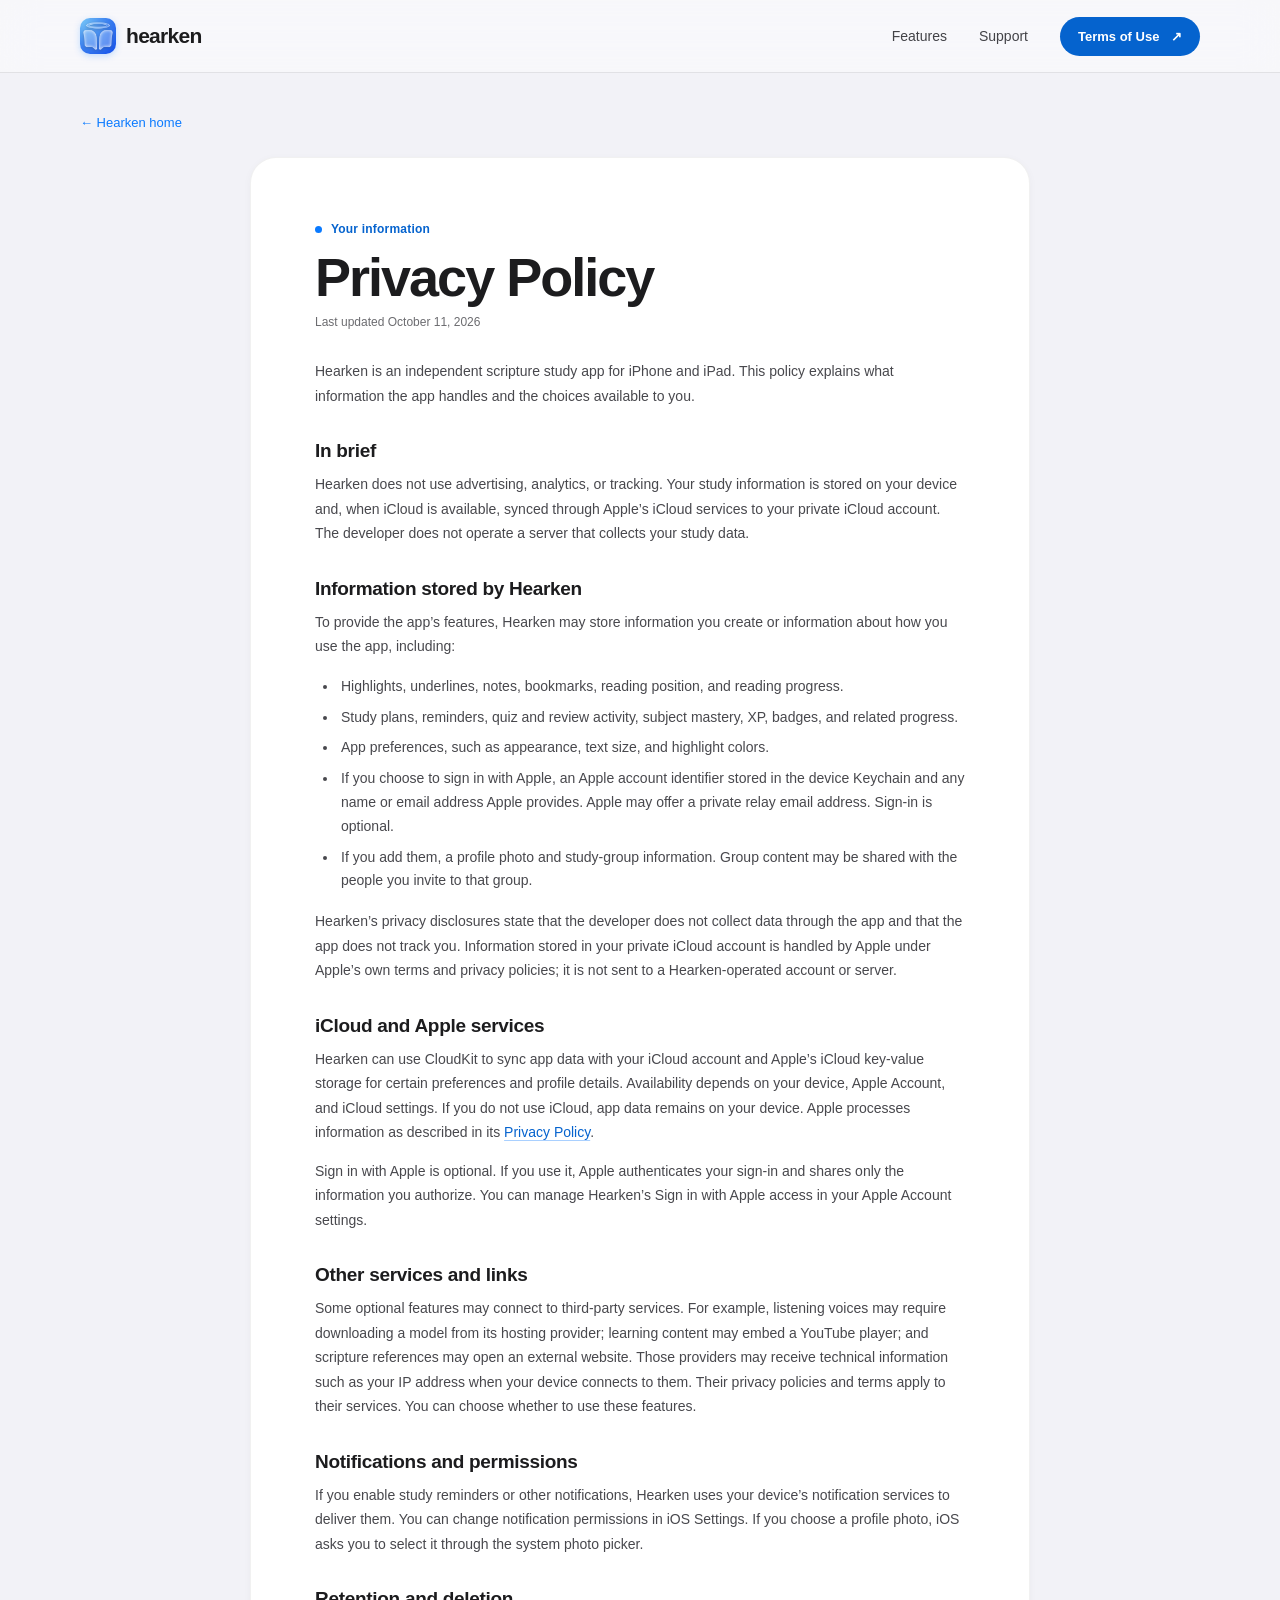
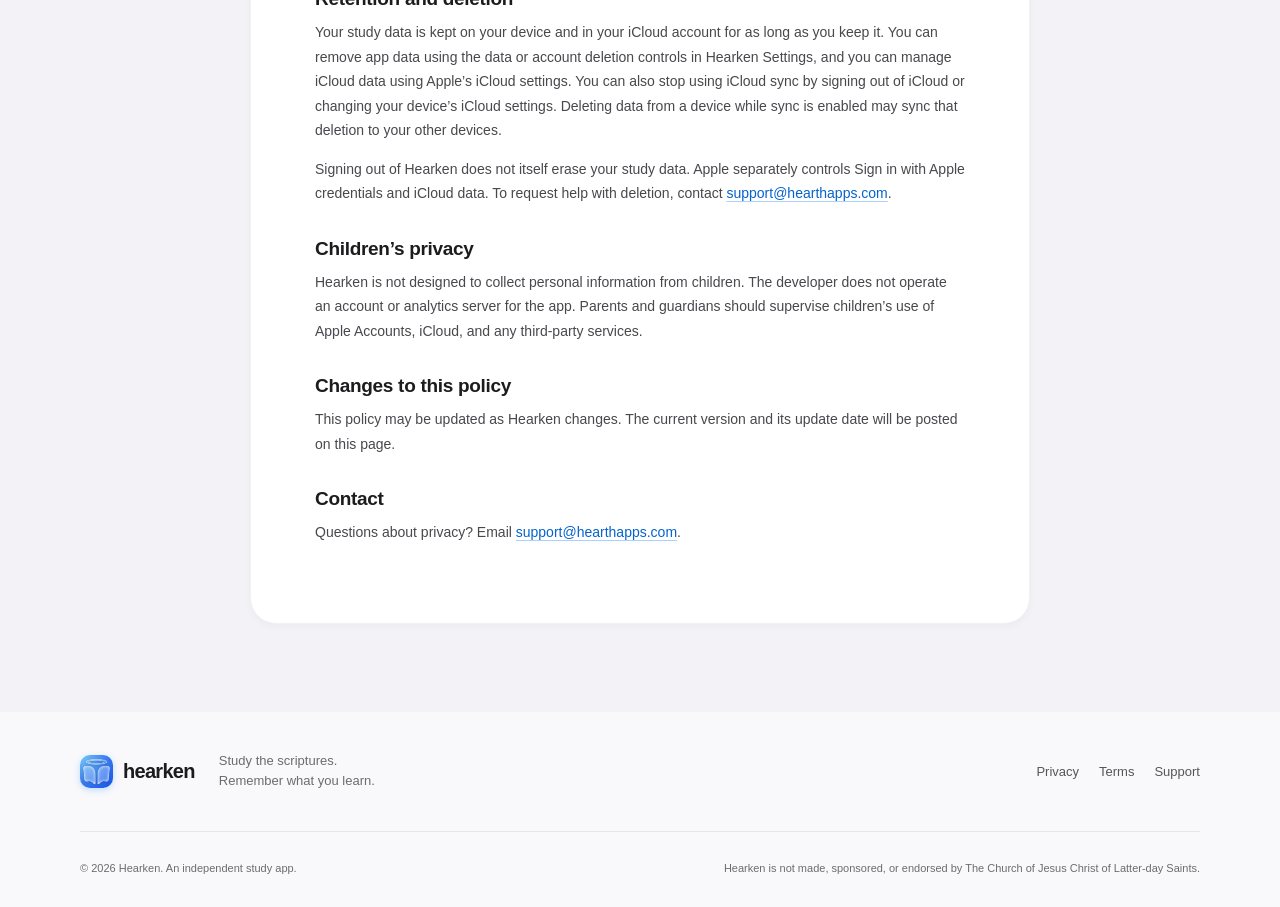
<file: website/privacy.html>
<!doctype html>
<html lang="en">
  <head>
    <meta charset="utf-8">
    <meta name="viewport" content="width=device-width, initial-scale=1">
    <meta name="theme-color" content="#f2f2f7">
    <meta name="description" content="Learn what information Hearken stores, how iCloud sync works, and what choices you have.">
    <title>Privacy Policy — Hearken</title>
    <link rel="icon" href="assets/hearken-app-icon.png" type="image/png">
    <link rel="apple-touch-icon" href="assets/hearken-app-icon.png">
    <link rel="stylesheet" href="styles.css">
    <script src="script.js" defer></script>
  </head>
  <body>
    <a class="skip-link" href="#main">Skip to content</a>
    <header class="site-header">
      <nav class="nav shell" aria-label="Main navigation">
        <a class="wordmark" href="index.html" aria-label="Hearken home"><img class="brand-icon" src="assets/hearken-app-icon.png" alt=""><span>hearken</span></a>
        <button class="menu-toggle" type="button" aria-expanded="false" aria-controls="nav-links"><span class="menu-toggle-label">Menu</span><span class="menu-icon" aria-hidden="true"><i></i><i></i></span></button>
        <div class="nav-links" id="nav-links">
          <a href="index.html#experience">Features</a>
          <a href="support.html">Support</a>
          <a class="nav-cta" href="terms.html">Terms of Use <span aria-hidden="true">↗</span></a>
        </div>
      </nav>
    </header>
    <main id="main" class="legal-main shell">
      <a class="back-link" href="index.html">← Hearken home</a>
      <article class="legal-document">
        <p class="eyebrow"><span class="eyebrow-dot"></span> Your information</p>
        <h1>Privacy Policy</h1>
        <p class="legal-updated">Last updated October 11, 2026</p>
        <p>Hearken is an independent scripture study app for iPhone and iPad. This policy explains what information the app handles and the choices available to you.</p>

        <h2>In brief</h2>
        <p>Hearken does not use advertising, analytics, or tracking. Your study information is stored on your device and, when iCloud is available, synced through Apple’s iCloud services to your private iCloud account. The developer does not operate a server that collects your study data.</p>

        <h2>Information stored by Hearken</h2>
        <p>To provide the app’s features, Hearken may store information you create or information about how you use the app, including:</p>
        <ul>
          <li>Highlights, underlines, notes, bookmarks, reading position, and reading progress.</li>
          <li>Study plans, reminders, quiz and review activity, subject mastery, XP, badges, and related progress.</li>
          <li>App preferences, such as appearance, text size, and highlight colors.</li>
          <li>If you choose to sign in with Apple, an Apple account identifier stored in the device Keychain and any name or email address Apple provides. Apple may offer a private relay email address. Sign-in is optional.</li>
          <li>If you add them, a profile photo and study-group information. Group content may be shared with the people you invite to that group.</li>
        </ul>
        <p>Hearken’s privacy disclosures state that the developer does not collect data through the app and that the app does not track you. Information stored in your private iCloud account is handled by Apple under Apple’s own terms and privacy policies; it is not sent to a Hearken-operated account or server.</p>

        <h2>iCloud and Apple services</h2>
        <p>Hearken can use CloudKit to sync app data with your iCloud account and Apple’s iCloud key-value storage for certain preferences and profile details. Availability depends on your device, Apple Account, and iCloud settings. If you do not use iCloud, app data remains on your device. Apple processes information as described in its <a href="https://www.apple.com/legal/privacy/">Privacy Policy</a>.</p>
        <p>Sign in with Apple is optional. If you use it, Apple authenticates your sign-in and shares only the information you authorize. You can manage Hearken’s Sign in with Apple access in your Apple Account settings.</p>

        <h2>Other services and links</h2>
        <p>Some optional features may connect to third-party services. For example, listening voices may require downloading a model from its hosting provider; learning content may embed a YouTube player; and scripture references may open an external website. Those providers may receive technical information such as your IP address when your device connects to them. Their privacy policies and terms apply to their services. You can choose whether to use these features.</p>

        <h2>Notifications and permissions</h2>
        <p>If you enable study reminders or other notifications, Hearken uses your device’s notification services to deliver them. You can change notification permissions in iOS Settings. If you choose a profile photo, iOS asks you to select it through the system photo picker.</p>

        <h2>Retention and deletion</h2>
        <p>Your study data is kept on your device and in your iCloud account for as long as you keep it. You can remove app data using the data or account deletion controls in Hearken Settings, and you can manage iCloud data using Apple’s iCloud settings. You can also stop using iCloud sync by signing out of iCloud or changing your device’s iCloud settings. Deleting data from a device while sync is enabled may sync that deletion to your other devices.</p>
        <p>Signing out of Hearken does not itself erase your study data. Apple separately controls Sign in with Apple credentials and iCloud data. To request help with deletion, contact <a href="mailto:support@hearthapps.com">support@hearthapps.com</a>.</p>

        <h2>Children’s privacy</h2>
        <p>Hearken is not designed to collect personal information from children. The developer does not operate an account or analytics server for the app. Parents and guardians should supervise children’s use of Apple Accounts, iCloud, and any third-party services.</p>

        <h2>Changes to this policy</h2>
        <p>This policy may be updated as Hearken changes. The current version and its update date will be posted on this page.</p>

        <h2>Contact</h2>
        <p>Questions about privacy? Email <a href="mailto:support@hearthapps.com">support@hearthapps.com</a>.</p>
      </article>
    </main>
    <footer class="site-footer">
      <div class="footer-main shell">
        <a class="wordmark footer-wordmark" href="index.html" aria-label="Hearken home"><img class="brand-icon" src="assets/hearken-app-icon.png" alt=""><span>hearken</span></a>
        <p class="footer-tagline">Study the scriptures.<br>Remember what you learn.</p>
        <nav class="footer-links" aria-label="Legal and support"><a href="privacy.html" aria-current="page">Privacy</a><a href="terms.html">Terms</a><a href="support.html">Support</a></nav>
      </div>
      <div class="footer-bottom shell"><p>© <span id="year">2026</span> Hearken. An independent study app.</p><p class="disclaimer">Hearken is not made, sponsored, or endorsed by The Church of Jesus Christ of Latter-day Saints.</p></div>
    </footer>
  </body>
</html>
</file>
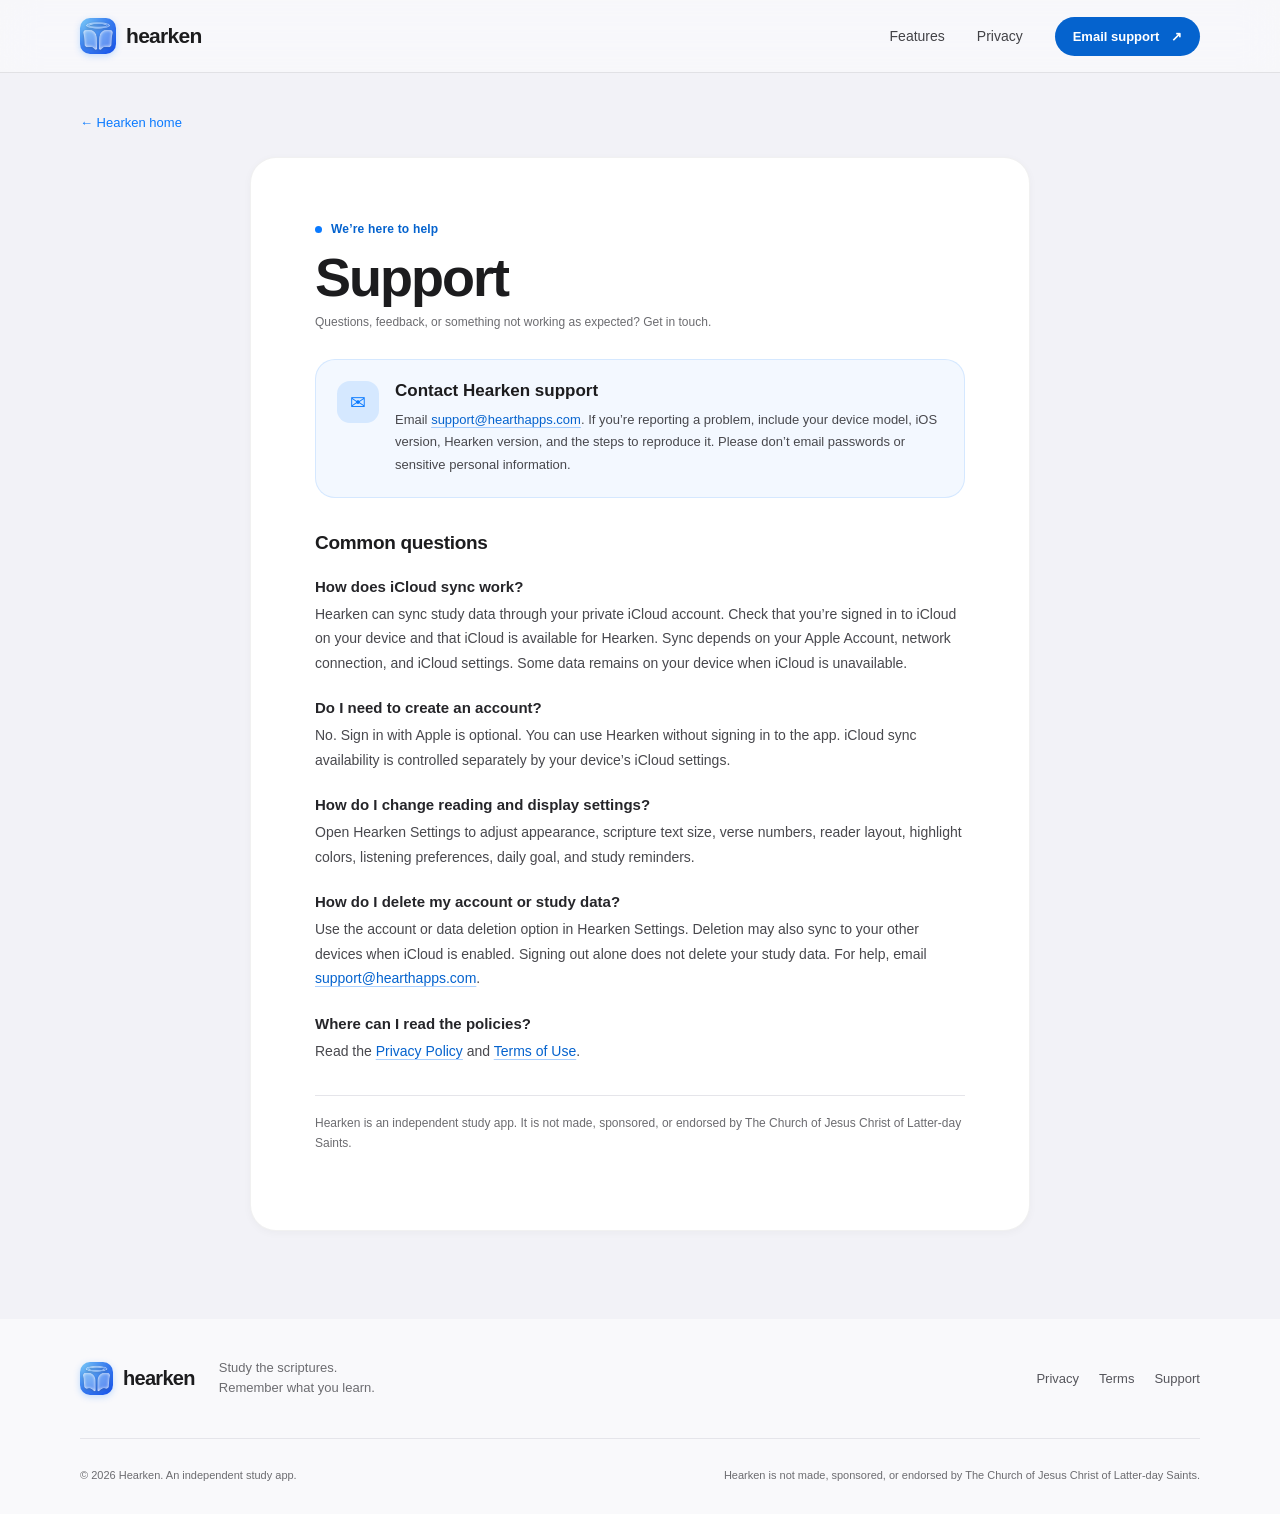
<file: website/support.html>
<!doctype html>
<html lang="en">
  <head>
    <meta charset="utf-8">
    <meta name="viewport" content="width=device-width, initial-scale=1">
    <meta name="theme-color" content="#f2f2f7">
    <meta name="description" content="Get help with Hearken, iCloud sync, study plans, notes, and app features.">
    <title>Support — Hearken</title>
    <link rel="icon" href="assets/hearken-app-icon.png" type="image/png">
    <link rel="apple-touch-icon" href="assets/hearken-app-icon.png">
    <link rel="stylesheet" href="styles.css">
    <script src="script.js" defer></script>
  </head>
  <body>
    <a class="skip-link" href="#main">Skip to content</a>
    <header class="site-header">
      <nav class="nav shell" aria-label="Main navigation">
        <a class="wordmark" href="index.html" aria-label="Hearken home"><img class="brand-icon" src="assets/hearken-app-icon.png" alt=""><span>hearken</span></a>
        <button class="menu-toggle" type="button" aria-expanded="false" aria-controls="nav-links"><span class="menu-toggle-label">Menu</span><span class="menu-icon" aria-hidden="true"><i></i><i></i></span></button>
        <div class="nav-links" id="nav-links">
          <a href="index.html#experience">Features</a>
          <a href="privacy.html">Privacy</a>
          <a class="nav-cta" href="mailto:support@hearthapps.com">Email support <span aria-hidden="true">↗</span></a>
        </div>
      </nav>
    </header>
    <main id="main" class="legal-main shell">
      <a class="back-link" href="index.html">← Hearken home</a>
      <article class="legal-document">
        <p class="eyebrow"><span class="eyebrow-dot"></span> We’re here to help</p>
        <h1>Support</h1>
        <p class="legal-updated">Questions, feedback, or something not working as expected? Get in touch.</p>
        <div class="support-card">
          <span class="support-icon" aria-hidden="true">✉</span>
          <div><h2>Contact Hearken support</h2><p>Email <a href="mailto:support@hearthapps.com?subject=Hearken%20Support">support@hearthapps.com</a>. If you’re reporting a problem, include your device model, iOS version, Hearken version, and the steps to reproduce it. Please don’t email passwords or sensitive personal information.</p></div>
        </div>

        <h2>Common questions</h2>
        <h3>How does iCloud sync work?</h3>
        <p>Hearken can sync study data through your private iCloud account. Check that you’re signed in to iCloud on your device and that iCloud is available for Hearken. Sync depends on your Apple Account, network connection, and iCloud settings. Some data remains on your device when iCloud is unavailable.</p>

        <h3>Do I need to create an account?</h3>
        <p>No. Sign in with Apple is optional. You can use Hearken without signing in to the app. iCloud sync availability is controlled separately by your device’s iCloud settings.</p>

        <h3>How do I change reading and display settings?</h3>
        <p>Open Hearken Settings to adjust appearance, scripture text size, verse numbers, reader layout, highlight colors, listening preferences, daily goal, and study reminders.</p>

        <h3>How do I delete my account or study data?</h3>
        <p>Use the account or data deletion option in Hearken Settings. Deletion may also sync to your other devices when iCloud is enabled. Signing out alone does not delete your study data. For help, email <a href="mailto:support@hearthapps.com?subject=Hearken%20Data%20Request">support@hearthapps.com</a>.</p>

        <h3>Where can I read the policies?</h3>
        <p>Read the <a href="privacy.html">Privacy Policy</a> and <a href="terms.html">Terms of Use</a>.</p>

        <p class="support-note">Hearken is an independent study app. It is not made, sponsored, or endorsed by The Church of Jesus Christ of Latter-day Saints.</p>
      </article>
    </main>
    <footer class="site-footer">
      <div class="footer-main shell">
        <a class="wordmark footer-wordmark" href="index.html" aria-label="Hearken home"><img class="brand-icon" src="assets/hearken-app-icon.png" alt=""><span>hearken</span></a>
        <p class="footer-tagline">Study the scriptures.<br>Remember what you learn.</p>
        <nav class="footer-links" aria-label="Legal and support"><a href="privacy.html">Privacy</a><a href="terms.html">Terms</a><a href="support.html" aria-current="page">Support</a></nav>
      </div>
      <div class="footer-bottom shell"><p>© <span id="year">2026</span> Hearken. An independent study app.</p><p class="disclaimer">Hearken is not made, sponsored, or endorsed by The Church of Jesus Christ of Latter-day Saints.</p></div>
    </footer>
  </body>
</html>
</file>
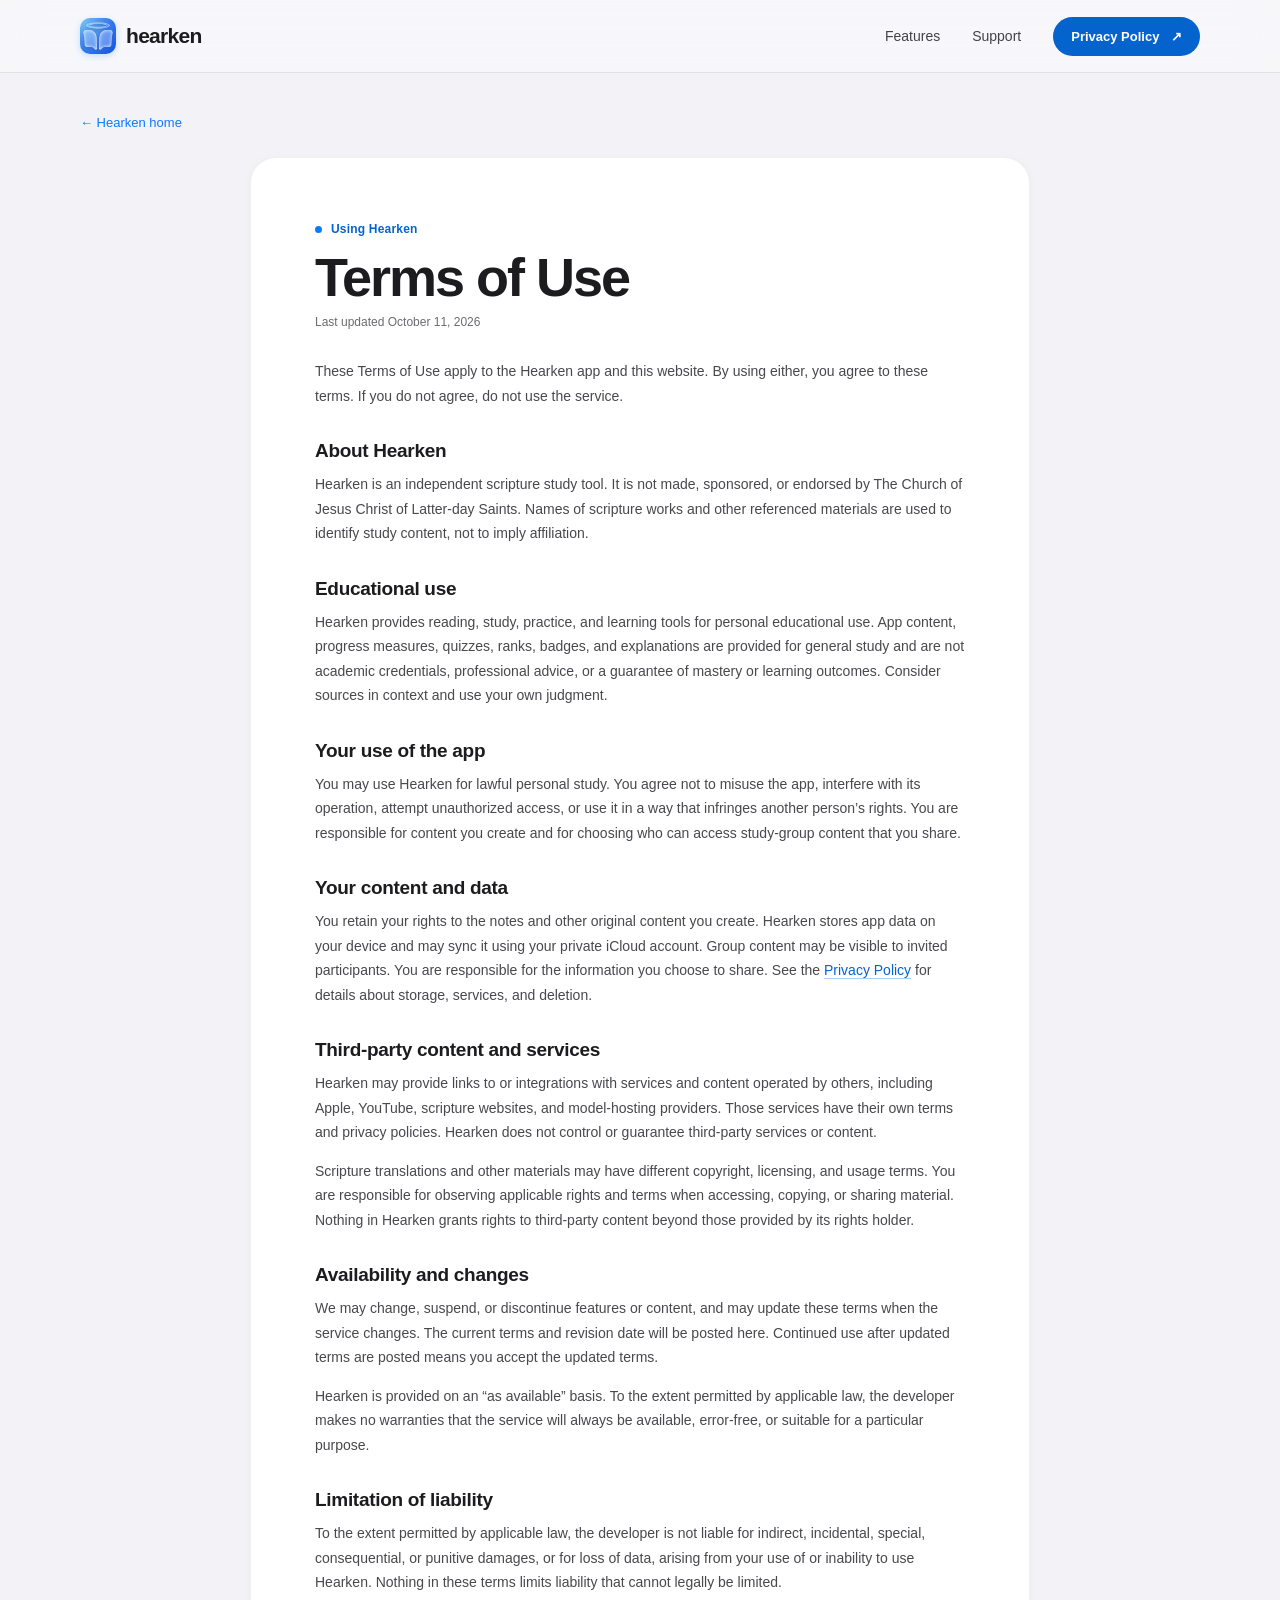
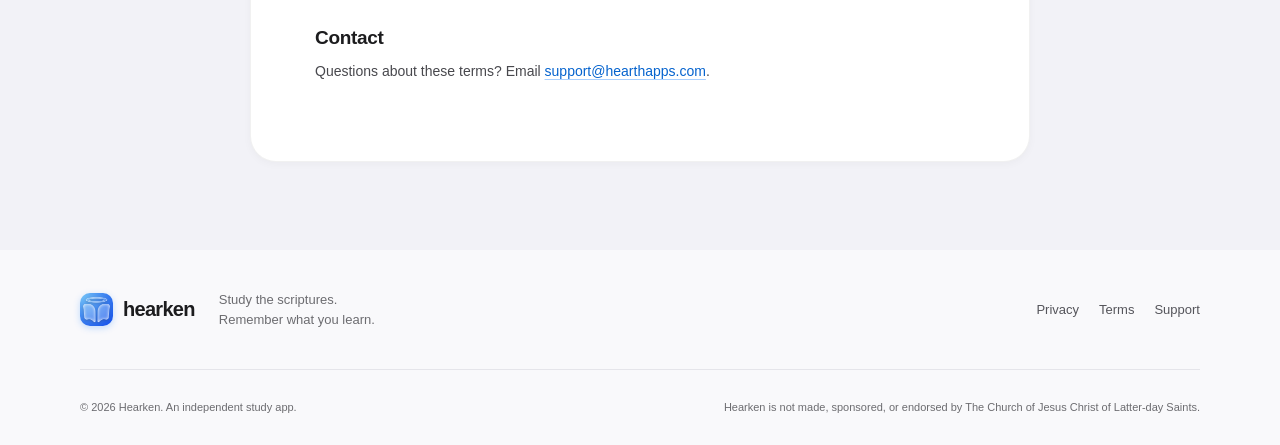
<file: website/terms.html>
<!doctype html>
<html lang="en">
  <head>
    <meta charset="utf-8">
    <meta name="viewport" content="width=device-width, initial-scale=1">
    <meta name="theme-color" content="#f2f2f7">
    <meta name="description" content="Read the terms for using the Hearken scripture study app and website.">
    <title>Terms of Use — Hearken</title>
    <link rel="icon" href="assets/hearken-app-icon.png" type="image/png">
    <link rel="apple-touch-icon" href="assets/hearken-app-icon.png">
    <link rel="stylesheet" href="styles.css">
    <script src="script.js" defer></script>
  </head>
  <body>
    <a class="skip-link" href="#main">Skip to content</a>
    <header class="site-header">
      <nav class="nav shell" aria-label="Main navigation">
        <a class="wordmark" href="index.html" aria-label="Hearken home"><img class="brand-icon" src="assets/hearken-app-icon.png" alt=""><span>hearken</span></a>
        <button class="menu-toggle" type="button" aria-expanded="false" aria-controls="nav-links"><span class="menu-toggle-label">Menu</span><span class="menu-icon" aria-hidden="true"><i></i><i></i></span></button>
        <div class="nav-links" id="nav-links">
          <a href="index.html#experience">Features</a>
          <a href="support.html">Support</a>
          <a class="nav-cta" href="privacy.html">Privacy Policy <span aria-hidden="true">↗</span></a>
        </div>
      </nav>
    </header>
    <main id="main" class="legal-main shell">
      <a class="back-link" href="index.html">← Hearken home</a>
      <article class="legal-document">
        <p class="eyebrow"><span class="eyebrow-dot"></span> Using Hearken</p>
        <h1>Terms of Use</h1>
        <p class="legal-updated">Last updated October 11, 2026</p>
        <p>These Terms of Use apply to the Hearken app and this website. By using either, you agree to these terms. If you do not agree, do not use the service.</p>

        <h2>About Hearken</h2>
        <p>Hearken is an independent scripture study tool. It is not made, sponsored, or endorsed by The Church of Jesus Christ of Latter-day Saints. Names of scripture works and other referenced materials are used to identify study content, not to imply affiliation.</p>

        <h2>Educational use</h2>
        <p>Hearken provides reading, study, practice, and learning tools for personal educational use. App content, progress measures, quizzes, ranks, badges, and explanations are provided for general study and are not academic credentials, professional advice, or a guarantee of mastery or learning outcomes. Consider sources in context and use your own judgment.</p>

        <h2>Your use of the app</h2>
        <p>You may use Hearken for lawful personal study. You agree not to misuse the app, interfere with its operation, attempt unauthorized access, or use it in a way that infringes another person’s rights. You are responsible for content you create and for choosing who can access study-group content that you share.</p>

        <h2>Your content and data</h2>
        <p>You retain your rights to the notes and other original content you create. Hearken stores app data on your device and may sync it using your private iCloud account. Group content may be visible to invited participants. You are responsible for the information you choose to share. See the <a href="privacy.html">Privacy Policy</a> for details about storage, services, and deletion.</p>

        <h2>Third-party content and services</h2>
        <p>Hearken may provide links to or integrations with services and content operated by others, including Apple, YouTube, scripture websites, and model-hosting providers. Those services have their own terms and privacy policies. Hearken does not control or guarantee third-party services or content.</p>
        <p>Scripture translations and other materials may have different copyright, licensing, and usage terms. You are responsible for observing applicable rights and terms when accessing, copying, or sharing material. Nothing in Hearken grants rights to third-party content beyond those provided by its rights holder.</p>

        <h2>Availability and changes</h2>
        <p>We may change, suspend, or discontinue features or content, and may update these terms when the service changes. The current terms and revision date will be posted here. Continued use after updated terms are posted means you accept the updated terms.</p>
        <p>Hearken is provided on an “as available” basis. To the extent permitted by applicable law, the developer makes no warranties that the service will always be available, error-free, or suitable for a particular purpose.</p>

        <h2>Limitation of liability</h2>
        <p>To the extent permitted by applicable law, the developer is not liable for indirect, incidental, special, consequential, or punitive damages, or for loss of data, arising from your use of or inability to use Hearken. Nothing in these terms limits liability that cannot legally be limited.</p>

        <h2>Contact</h2>
        <p>Questions about these terms? Email <a href="mailto:support@hearthapps.com">support@hearthapps.com</a>.</p>
      </article>
    </main>
    <footer class="site-footer">
      <div class="footer-main shell">
        <a class="wordmark footer-wordmark" href="index.html" aria-label="Hearken home"><img class="brand-icon" src="assets/hearken-app-icon.png" alt=""><span>hearken</span></a>
        <p class="footer-tagline">Study the scriptures.<br>Remember what you learn.</p>
        <nav class="footer-links" aria-label="Legal and support"><a href="privacy.html">Privacy</a><a href="terms.html" aria-current="page">Terms</a><a href="support.html">Support</a></nav>
      </div>
      <div class="footer-bottom shell"><p>© <span id="year">2026</span> Hearken. An independent study app.</p><p class="disclaimer">Hearken is not made, sponsored, or endorsed by The Church of Jesus Christ of Latter-day Saints.</p></div>
    </footer>
  </body>
</html>
</file>
<file: website/styles.css>
:root {
  color-scheme: light;
  --blue: #0a7aff;
  --blue-dark: #0563ce;
  --blue-soft: #e8f2ff;
  --grouped: #f2f2f7;
  --card: #fff;
  --ink: #1c1c1e;
  --secondary: #6c6c70;
  --tertiary: #8e8e93;
  --separator: #e5e5ea;
  --font: -apple-system, BlinkMacSystemFont, "Segoe UI", sans-serif;
}

* { box-sizing: border-box; }
html { scroll-behavior: smooth; scroll-padding-top: 82px; }
body { margin: 0; background: var(--grouped); color: var(--ink); font-family: var(--font); -webkit-font-smoothing: antialiased; }
a { color: inherit; text-decoration: none; }
a:focus-visible, button:focus-visible { outline: 3px solid var(--blue-dark); outline-offset: 5px; }
button { font: inherit; }
.shell { width: min(1120px, calc(100% - 64px)); margin-inline: auto; }
.skip-link { position: fixed; z-index: 10; top: 12px; left: 12px; padding: 12px 18px; transform: translateY(-160%); border-radius: 12px; background: var(--ink); color: white; }
.skip-link:focus { transform: translateY(0); }

.site-header { position: sticky; z-index: 5; top: 0; border-bottom: 1px solid rgba(60, 60, 67, .12); background: rgba(249, 249, 251, .86); backdrop-filter: saturate(180%) blur(18px); }
.nav { display: flex; height: 72px; align-items: center; justify-content: space-between; }
.wordmark { display: inline-flex; align-items: center; gap: 10px; color: var(--ink); font-size: 21px; font-weight: 650; letter-spacing: -.7px; }
.brand-icon { display: block; width: 36px; height: 36px; border-radius: 10px; box-shadow: 0 2px 7px rgba(10, 122, 255, .23); }
.nav-links { display: flex; align-items: center; gap: 32px; color: #424247; font-size: 14px; }
.nav-links > a:not(.nav-cta):hover, .footer-top:hover { color: var(--blue); }
.nav-cta { padding: 12px 18px; border-radius: 999px; background: var(--blue-dark); color: #fff; font-size: 13px; font-weight: 600; transition: background .18s, transform .18s; }
.nav-cta:hover { transform: translateY(-1px); background: var(--blue-dark); }
.nav-cta span { padding-left: 8px; }
.menu-toggle { display: none; }

.hero { position: relative; display: grid; min-height: 690px; grid-template-columns: 1.1fr .9fr; align-items: center; gap: 40px; padding-block: 42px; }
.hero-copy { position: relative; z-index: 1; padding: 24px 0; }
.eyebrow { display: flex; align-items: center; gap: 9px; margin: 0 0 20px; color: var(--blue-dark); font-size: 12px; font-weight: 650; letter-spacing: .2px; }
.eyebrow-dot { width: 7px; height: 7px; border-radius: 50%; background: var(--blue); }
h1, h2, h3, p { margin-top: 0; }
.hero h1 { max-width: 590px; margin-bottom: 24px; font-size: clamp(44px, 4.9vw, 62px); font-weight: 700; letter-spacing: -2.7px; line-height: 1.1; text-wrap: balance; }
h1 em, h2 em { color: var(--blue-dark); font-style: normal; }
.hero-description { max-width: 455px; margin-bottom: 30px; color: #585860; font-size: 17px; line-height: 1.75; }
.hero-actions { display: flex; align-items: center; flex-wrap: wrap; gap: 20px; }
.button { display: inline-flex; min-height: 48px; align-items: center; justify-content: center; gap: 15px; padding: 0 21px; border-radius: 999px; font-size: 14px; font-weight: 600; transition: transform .18s, background .18s; }
.button:hover { transform: translateY(-2px); }
.button-dark { background: var(--blue-dark); color: #fff; box-shadow: 0 4px 12px rgba(10, 122, 255, .15); }
.button-dark:hover { background: var(--blue-dark); }
.button span { font-size: 16px; }
.hero-note { margin-top: 27px; }
.hero-note p { margin: 0; color: var(--secondary); font-size: 13px; }

.hero-art { position: relative; display: grid; min-width: 0; min-height: 602px; place-items: center; margin: 0; padding-bottom: 30px; }
.app-backdrop { position: absolute; width: min(100%, 540px); aspect-ratio: 1; border-radius: 50%; background: radial-gradient(circle, #deecff 0, #e8f1fe 49%, rgba(242, 242, 247, 0) 72%); }
.phone { position: relative; z-index: 1; width: 270px; height: 542px; padding: 8px; overflow: hidden; border: 1px solid rgba(28, 28, 30, .18); border-radius: 42px; background: #202124; box-shadow: 0 27px 70px rgba(24, 63, 112, .2), 0 8px 18px rgba(28, 28, 30, .11); transform: rotate(2deg); }
.preview-caption { position: absolute; bottom: 0; margin: 0; color: var(--secondary); font-size: 12px; text-align: center; }
.phone::before { position: absolute; z-index: 2; top: 9px; left: 50%; width: 77px; height: 20px; border-radius: 15px; background: #202124; content: ""; transform: translateX(-50%); }
.phone-screen { position: relative; height: 100%; padding: 0 15px; overflow: hidden; border-radius: 34px; background: #f2f2f7; }
.phone-status { display: flex; height: 37px; align-items: center; justify-content: space-between; padding: 1px 6px 0; color: #111; font-size: 9px; font-weight: 700; }
.status-icons { display: flex; align-items: center; gap: 3px; }
.status-icons i { width: 9px; height: 7px; border: 1px solid #343438; border-radius: 2px; }
.status-icons i:first-child { height: 5px; border-radius: 8px 8px 0 0; }
.status-icons b { width: 13px; height: 7px; border: 1px solid #343438; border-radius: 2px; }
.app-topline { display: flex; align-items: center; justify-content: space-between; padding-top: 6px; }
.mini-brand { display: flex; align-items: center; gap: 6px; color: var(--ink); font-size: 13px; font-weight: 650; }
.mini-brand img { width: 21px; height: 21px; border-radius: 6px; }
.avatar { display: grid; width: 28px; height: 28px; place-items: center; border: 1px solid #dfe0e5; border-radius: 50%; background: white; color: #626268; font-size: 11px; font-weight: 600; }
.screen-title-row { display: flex; align-items: center; justify-content: space-between; margin: 22px 0 12px; }
.phone h2 { margin: 0; color: var(--ink); font-size: 25px; font-weight: 700; letter-spacing: -.55px; }
.streak { display: flex; align-items: center; gap: 4px; padding: 5px 8px; border: 1px solid #e2e2e7; border-radius: 999px; background: #fff; font-size: 10px; font-weight: 600; }
.streak span { font-size: 12px; }
.daily-card { padding: 16px; border-radius: 21px; background: linear-gradient(140deg, #3695ff, #0672f5 72%); color: #fff; box-shadow: 0 7px 16px rgba(10, 122, 255, .18); }
.daily-card-heading, .daily-footer { display: flex; align-items: center; justify-content: space-between; }
.daily-card-heading { color: rgba(255, 255, 255, .86); font-size: 7px; font-weight: 700; letter-spacing: .7px; }
.challenge-symbol { display: grid; width: 22px; height: 22px; place-items: center; border-radius: 50%; background: rgba(255, 255, 255, .19); font-size: 12px; }
.daily-card > p { margin: 12px 0 4px; font-size: 17px; font-weight: 700; letter-spacing: -.25px; }
.daily-reference { color: rgba(255, 255, 255, .88); font-size: 8px; }
.daily-footer { gap: 10px; margin-top: 15px; color: rgba(255, 255, 255, .84); font-size: 7px; }
.daily-footer span:last-child { display: grid; min-width: 52px; height: 28px; place-items: center; border-radius: 999px; background: #fff; color: var(--blue); font-size: 8px; font-weight: 700; }
.phone-section-head { display: flex; align-items: center; justify-content: space-between; margin: 19px 1px 9px; color: #212125; font-size: 10px; font-weight: 650; }
.phone-section-head span:last-child { color: var(--blue); font-size: 8px; font-weight: 500; }
.reading-card, .subject-card { display: flex; min-height: 61px; align-items: center; gap: 9px; padding: 8px; border-radius: 15px; background: #fff; box-shadow: 0 1px 3px rgba(28, 28, 30, .035); }
.book-glyph, .subject-glyph { display: grid; width: 37px; height: 40px; flex: 0 0 auto; place-items: center; border-radius: 11px; background: rgba(10, 122, 255, .12); color: var(--blue); font-size: 19px; }
.reading-card div, .subject-card > span:nth-child(2) { display: grid; gap: 4px; }
.reading-card strong, .subject-card strong { color: #242428; font-size: 9px; font-weight: 600; }
.reading-card small, .subject-card small { color: var(--secondary); font-size: 7px; }
.reading-arrow { margin-left: auto; color: #a1a1a6; font-size: 14px; }
.subject-card { min-height: 52px; gap: 8px; padding: 7px; }
.subject-glyph { width: 32px; height: 34px; border-radius: 10px; font-size: 17px; }
.subject-progress { width: 30px; height: 30px; margin-left: auto; border: 3px solid #e5e5ea; border-top-color: var(--blue); border-right-color: var(--blue); border-radius: 50%; transform: rotate(22deg); }
.subject-progress i { display: none; }
.phone-tabbar { position: absolute; right: 0; bottom: 0; left: 0; display: flex; height: 49px; align-items: center; justify-content: space-around; border-top: 1px solid #e2e2e7; background: rgba(250, 250, 252, .96); }
.phone-tabbar > span { display: grid; justify-items: center; gap: 1px; color: #85858b; font-size: 6px; }
.phone-tabbar i { font-size: 14px; font-style: normal; }
.phone-tabbar .tab-active { color: var(--blue); }

.beliefs { border-block: 1px solid var(--separator); background: rgba(255, 255, 255, .68); }
.beliefs-inner { display: flex; min-height: 86px; align-items: center; justify-content: space-between; padding-inline: 5%; }
.beliefs p { margin: 0; color: #444449; font-size: 14px; font-weight: 550; }
.belief-divider { width: 4px; height: 4px; border-radius: 50%; background: #b6b6bc; }

.section { padding-block: 105px 110px; }
.experience { display: grid; gap: 38px; }
.section-intro { max-width: 670px; }
.section-intro .eyebrow, .quiet-copy .eyebrow { margin-bottom: 17px; }
.section h2, .path-section h2, .closing h2 { margin-bottom: 18px; font-size: clamp(34px, 3.5vw, 46px); font-weight: 700; letter-spacing: -1.5px; line-height: 1.16; text-wrap: balance; }
.section-description, .quiet-copy > p:not(.eyebrow) { max-width: 580px; margin-bottom: 0; color: #585860; font-size: 16px; line-height: 1.75; }
.text-link { display: inline-flex; min-height: 44px; align-items: center; gap: 9px; color: var(--blue-dark); font-size: 14px; font-weight: 600; }
.text-link:hover { color: var(--blue-dark); }
.feature-grid { display: grid; grid-template-columns: repeat(3, minmax(0, 1fr)); gap: 20px; }
.feature-card { display: flex; flex-direction: column; min-width: 0; padding: 28px; border: 1px solid rgba(60, 60, 67, .07); border-radius: 22px; background: var(--card); box-shadow: 0 2px 8px rgba(28, 28, 30, .035); }
.feature-icon { display: grid; width: 40px; height: 40px; margin-bottom: 18px; place-items: center; border-radius: 12px; }
.feature-icon svg { width: 22px; stroke: currentColor; stroke-linecap: round; stroke-linejoin: round; stroke-width: 1.6; }
.feature-icon { background: rgba(10, 122, 255, .12); color: var(--blue); }
.feature-kicker { margin-bottom: 9px; color: var(--secondary); font-size: 10px; font-weight: 650; letter-spacing: .8px; }
.feature-card h3 { margin-bottom: 12px; color: var(--ink); font-size: 21px; font-weight: 650; letter-spacing: -.4px; line-height: 1.25; }
.feature-card > p:last-of-type { margin-bottom: 28px; color: #585860; font-size: 14px; line-height: 1.7; }
.reader-preview { display: grid; gap: 12px; margin-top: auto; padding: 18px; border-left: 3px solid var(--blue); border-radius: 0 12px 12px 0; background: #f5f8ff; }
.reader-preview > span { color: var(--secondary); font-size: 9px; font-weight: 650; letter-spacing: .5px; }
.reader-preview p { margin: 0; color: #303035; font-family: Georgia, serif; font-size: 15px; line-height: 1.6; }
.reader-preview .preview-detail { font-size: 11px; font-weight: 400; letter-spacing: 0; }
.week-preview { display: flex; align-items: center; justify-content: space-between; gap: 5px; margin-top: auto; padding-block: 24px; color: var(--secondary); font-size: 11px; }
.week-preview > span { position: relative; display: grid; width: 30px; height: 30px; place-items: center; border-radius: 50%; background: #f2f2f7; }
.week-preview .today { background: var(--blue); color: #fff; }
.week-preview i { position: absolute; right: -2px; bottom: -4px; color: #34a853; font-size: 9px; font-style: normal; }
.learning-preview { display: grid; gap: 14px; margin-top: auto; padding: 18px; border: 1px solid #e5e5ea; border-radius: 14px; background: #fafafd; }
.learning-preview > span { color: var(--secondary); font-size: 9px; font-weight: 700; letter-spacing: .5px; }
.learning-preview b { color: #343439; font-size: 14px; font-weight: 500; line-height: 1.5; }
.learning-preview div { display: flex; gap: 4px; }
.learning-preview i { width: 15px; height: 3px; border-radius: 3px; background: var(--blue); }
.learning-preview i:nth-child(2) { background: #8fc2ff; }
.learning-preview i:nth-child(3) { background: #d5e8ff; }

.screens { display: grid; gap: 38px; }
.screens[hidden], .screen-shot[hidden] { display: none; }
.screens-track { --edge: max(32px, calc((100% - 1120px) / 2)); display: flex; gap: 28px; padding: 6px var(--edge) 22px; overflow-x: auto; scroll-padding-inline: var(--edge); scroll-snap-type: x mandatory; scrollbar-width: thin; }
.screens-track:focus-visible { outline: 3px solid var(--blue-dark); outline-offset: -3px; }
.screen-shot { flex: 0 0 236px; margin: 0; scroll-snap-align: start; }
.screen-frame { padding: 7px; border-radius: 40px; background: #202124; box-shadow: 0 18px 40px rgba(24, 63, 112, .16), 0 4px 12px rgba(28, 28, 30, .08); }
.screen-frame img { display: block; width: 100%; height: auto; border-radius: 33px; background: var(--grouped); }
.screen-shot figcaption { display: grid; gap: 5px; margin-top: 18px; padding-inline: 4px; }
.screen-shot b { color: var(--ink); font-size: 15px; font-weight: 650; letter-spacing: -.2px; }
.screen-shot figcaption span { color: var(--secondary); font-size: 13px; line-height: 1.55; }

.path-section { overflow: hidden; background: #e8f2ff; color: var(--ink); }
.path-inner { display: grid; min-height: 545px; grid-template-columns: 1fr 1fr; align-items: center; gap: 65px; padding-block: 90px; }
.eyebrow-light { color: var(--blue-dark); }
.path-copy > p:not(.eyebrow) { max-width: 430px; margin-bottom: 20px; color: #55555b; font-size: 16px; line-height: 1.75; }
.path-copy > .path-availability { padding-top: 18px; border-top: 1px solid #cddff5; font-size: 13px; }
.button-light { background: #fff; color: var(--blue); box-shadow: 0 2px 7px rgba(10, 65, 125, .1); }
.button-light:hover { background: #f7faff; }
.path-visual { position: relative; display: flex; min-height: 375px; flex-direction: column; justify-content: center; gap: 12px; padding: 12px 0 22px 28px; }
.path-decoration { position: absolute; top: 30px; bottom: 26px; left: 0; width: 2px; background: #a8cffb; }
.path-decoration::before, .path-decoration::after { position: absolute; left: -4px; width: 10px; height: 10px; border: 2px solid var(--blue); border-radius: 50%; background: #e8f2ff; content: ""; }
.path-decoration::before { top: 0; }
.path-decoration::after { bottom: 0; }
.path-label { position: relative; display: flex; min-height: 65px; align-items: center; gap: 13px; padding: 11px 13px; border: 1px solid rgba(60, 60, 67, .07); border-radius: 17px; background: rgba(255, 255, 255, .86); box-shadow: 0 2px 7px rgba(28, 28, 30, .04); }
.path-number { color: var(--blue-dark); font-size: 16px; font-weight: 650; }
.path-label > span:nth-child(2) { display: grid; gap: 4px; }
.path-label b { color: #252529; font-size: 15px; font-weight: 600; }
.path-label small { color: var(--secondary); font-size: 12px; }
.path-check { margin-left: auto; color: #34a853; font-size: 13px; }
.path-caption { position: absolute; bottom: -1px; left: 28px; margin: 0; color: var(--secondary); font-size: 12px; }

.quiet-section { display: grid; grid-template-columns: 1fr 1fr; align-items: center; gap: 85px; padding-block: 100px; }
.quiet-art { display: grid; min-height: 340px; align-content: center; justify-items: center; gap: 15px; padding: 32px; border: 1px solid var(--separator); border-radius: 24px; background: white; }
.privacy-app-icon { width: 88px; height: 88px; margin-bottom: 14px; border-radius: 20px; box-shadow: 0 10px 25px rgba(10, 122, 255, .18); }
.privacy-storage { display: flex; width: min(100%, 260px); align-items: center; gap: 12px; padding: 14px 18px; border: 1px solid #e5eaf2; border-radius: 14px; background: #f7f9fd; color: #444449; font-size: 14px; }
.privacy-storage svg { width: 26px; height: 26px; flex: 0 0 auto; stroke: var(--blue-dark); stroke-width: 1.5; stroke-linecap: round; stroke-linejoin: round; }
.quiet-copy { padding: 9px 0; }
.quiet-copy > p:not(.eyebrow) { max-width: 410px; }
.quiet-points { display: grid; gap: 12px; margin-top: 24px; color: #444449; font-size: 13px; }
.quiet-points span { display: flex; align-items: center; gap: 9px; }
.quiet-points i { display: grid; width: 17px; height: 17px; place-items: center; border-radius: 50%; background: #e6f5e9; color: #248a40; font-size: 10px; font-style: normal; }
.privacy-link { margin-top: 23px; }

.closing { background: #075cc5; color: #fff; text-align: center; }
.closing-inner { position: relative; display: grid; min-height: 385px; justify-items: center; align-content: center; padding-block: 70px; }
.closing .eyebrow { justify-content: center; margin-bottom: 17px; color: rgba(255, 255, 255, .86); }
.closing .eyebrow-dot { background: #fff; }
.closing h2 { max-width: 700px; margin-bottom: 16px; }
.closing h2 em { color: #d8eaff; }
.closing-inner > p:not(.eyebrow) { max-width: 530px; margin-bottom: 25px; color: #e5efff; font-size: 16px; line-height: 1.7; }
.closing .button-light { background: #fff; color: var(--blue-dark); }

.site-footer { background: #f9f9fb; }
.legal-main { padding-top: 40px; padding-bottom: 88px; }
.back-link { display: inline-block; margin-bottom: 27px; color: var(--blue); font-size: 13px; font-weight: 500; }
.back-link:hover { color: var(--blue-dark); }
.legal-document { max-width: 780px; margin-inline: auto; padding: clamp(27px, 6vw, 64px); border: 1px solid rgba(60, 60, 67, .07); border-radius: 26px; background: var(--card); box-shadow: 0 2px 9px rgba(28, 28, 30, .035); }
.legal-document > .eyebrow { margin-bottom: 12px; }
.legal-document > h1 { margin-bottom: 8px; font-size: clamp(38px, 6vw, 54px); font-weight: 700; letter-spacing: -2px; line-height: 1.1; }
.legal-updated { margin-bottom: 30px; color: var(--secondary); font-size: 12px; }
.legal-document > p:not(.eyebrow, .legal-updated, .support-note) { color: #48484d; font-size: 14px; line-height: 1.75; }
.legal-document > h2 { margin: 32px 0 10px; color: var(--ink); font-size: 19px; font-weight: 650; letter-spacing: -.3px; }
.legal-document > h3 { margin: 24px 0 7px; color: #252529; font-size: 15px; font-weight: 650; }
.legal-document li { margin: 7px 0; padding-left: 3px; color: #48484d; font-size: 14px; line-height: 1.7; }
.legal-document ul { padding-left: 23px; }
.legal-document a:not(.back-link) { color: var(--blue-dark); text-decoration: underline; text-decoration-color: rgba(10, 122, 255, .35); text-underline-offset: 3px; }
.legal-document a:hover { text-decoration-color: currentColor; }
.support-card { display: flex; gap: 16px; margin: 29px 0 34px; padding: 21px; border: 1px solid rgba(10, 122, 255, .13); border-radius: 20px; background: #f3f8ff; }
.support-icon { display: grid; width: 42px; height: 42px; flex: 0 0 auto; place-items: center; border-radius: 13px; background: rgba(10, 122, 255, .13); color: var(--blue); font-size: 19px; }
.support-card h2 { margin: 0 0 8px; font-size: 17px; font-weight: 650; }
.support-card p { margin: 0; color: #48484d; font-size: 13px; line-height: 1.7; }
.legal-document > .support-note { margin-top: 32px; padding-top: 18px; border-top: 1px solid var(--separator); color: var(--secondary); font-size: 12px; line-height: 1.65; }
.footer-main { display: flex; min-height: 120px; align-items: center; flex-wrap: wrap; gap: 24px; padding-block: 28px; border-bottom: 1px solid var(--separator); }
.footer-wordmark { font-size: 20px; }
.footer-wordmark .brand-icon { width: 33px; height: 33px; }
.footer-tagline { margin: 0; color: var(--secondary); font-size: 13px; line-height: 1.55; }
.footer-links { display: flex; align-items: center; gap: 20px; margin-left: auto; color: #55555b; font-size: 13px; }
.footer-links a { display: inline-flex; min-height: 44px; align-items: center; }
.footer-links a:hover { color: var(--blue); }
.footer-top { color: var(--blue-dark); font-size: 12px; }
.footer-bottom { display: flex; min-height: 75px; align-items: center; justify-content: space-between; gap: 22px; padding-block: 20px; color: var(--secondary); font-size: 11px; line-height: 1.6; }
.footer-bottom p { margin: 0; }
.disclaimer { text-align: right; }

@media (max-width: 900px) {
  .shell { width: min(100% - 48px, 720px); }
  .hero { min-height: 590px; grid-template-columns: 1.1fr .9fr; gap: 20px; }
  .hero h1 { font-size: clamp(38px, 5.4vw, 48px); letter-spacing: -1.7px; }
  .hero-art { min-height: 550px; }
  .phone { transform: scale(.9) rotate(2deg); }
  .feature-grid { grid-template-columns: 1fr; }
  .feature-card { display: grid; grid-template-columns: 1fr 1fr; column-gap: 28px; padding: 28px; }
  .feature-icon, .feature-kicker, .feature-card h3, .feature-card > p { grid-column: 1; }
  .feature-card > p:last-of-type { margin: 0; }
  .reader-preview, .week-preview, .learning-preview { grid-column: 2; grid-row: 1 / 5; align-self: center; margin: 0; }
  .path-inner { gap: 34px; }
  .quiet-section { gap: 42px; }
}

@media (max-width: 640px) {
  html { scroll-padding-top: 68px; }
  .shell { width: calc(100% - 40px); }
  .nav { height: 64px; }
  .wordmark { gap: 8px; font-size: 20px; }
  .brand-icon { width: 33px; height: 33px; border-radius: 9px; }
  .menu-toggle { display: flex; align-items: center; gap: 9px; padding: 9px 0 9px 9px; border: 0; background: transparent; color: #424247; font-size: 12px; }
  .menu-icon { display: grid; gap: 4px; }
  .menu-icon i { display: block; width: 17px; height: 1.5px; border-radius: 1px; background: #444449; transition: transform .2s; }
  .menu-toggle[aria-expanded="true"] .menu-icon i:first-child { transform: translateY(2.75px) rotate(45deg); }
  .menu-toggle[aria-expanded="true"] .menu-icon i:last-child { transform: translateY(-2.75px) rotate(-45deg); }
  .nav-links { position: absolute; top: 63px; right: 0; left: 0; display: none; align-items: stretch; gap: 0; padding: 7px 20px 16px; border-bottom: 1px solid var(--separator); background: #f9f9fb; }
  .nav-links.is-open { display: grid; }
  .nav-links > a:not(.nav-cta) { padding: 14px 0; border-bottom: 1px solid var(--separator); }
  .nav-cta { margin-top: 13px; text-align: center; }
  .hero { display: flex; min-height: auto; flex-direction: column; align-items: stretch; gap: 0; padding-block: 48px 28px; }
  .hero-copy { padding: 0; }
  .eyebrow { margin-bottom: 16px; font-size: 12px; }
  .hero h1 { margin-bottom: 20px; font-size: clamp(35px, 8.8vw, 52px); letter-spacing: -1.6px; }
  .hero-description { max-width: 450px; margin-bottom: 24px; font-size: 16px; }
  .hero-actions { flex-wrap: wrap; gap: 14px; }
  .button { min-height: 46px; }
  .hero-note { margin-top: 20px; }
  .hero-art { min-height: 510px; margin: 22px 0 0; }
  .phone { transform: scale(.84) rotate(2deg); }
  .beliefs-inner { min-height: 110px; flex-direction: column; justify-content: center; gap: 12px; padding-block: 22px; }
  .beliefs p { font-size: 13px; }
  .belief-divider { display: none; }
  .section { padding-block: 72px; }
  .legal-main { padding-top: 25px; padding-bottom: 58px; }
  .back-link { margin-bottom: 18px; }
  .legal-document { padding: 24px 20px; border-radius: 21px; }
  .legal-document > p:not(.eyebrow, .legal-updated, .support-note), .legal-document li { font-size: 13px; }
  .legal-document > h2 { margin-top: 27px; font-size: 18px; }
  .support-card { gap: 12px; padding: 16px; }
  .experience { gap: 30px; }
  .screens { gap: 30px; }
  .screens-track { --edge: 20px; gap: 20px; }
  .screen-shot { flex-basis: 212px; }
  .section h2, .path-section h2 { font-size: 34px; letter-spacing: -1.1px; }
  .section-description { font-size: 16px; }
  .feature-grid { gap: 16px; }
  .feature-card { display: flex; padding: 25px; }
  .feature-card > p:last-of-type { margin-bottom: 26px; }
  .week-preview { width: 100%; }
  .path-inner { grid-template-columns: 1fr; gap: 30px; padding-block: 67px 57px; }
  .path-copy > p:not(.eyebrow) { font-size: 16px; }
  .path-copy > .path-availability { font-size: 13px; }
  .path-visual { min-height: 345px; gap: 10px; padding-left: 23px; }
  .path-label { min-height: 61px; gap: 10px; padding: 8px 9px; border-radius: 15px; }
  .path-number { font-size: 15px; }
  .path-label b { font-size: 14px; }
  .path-label small { font-size: 11px; }
  .path-caption { left: 23px; }
  .quiet-section { grid-template-columns: 1fr; gap: 30px; padding-block: 70px; }
  .quiet-art { min-height: 280px; }
  .closing-inner { min-height: 340px; padding-block: 60px; }
  .closing h2 { font-size: 34px; letter-spacing: -1.1px; }
  .closing-inner > p:not(.eyebrow) { font-size: 16px; }
  .footer-main { min-height: 106px; }
  .footer-wordmark { font-size: 19px; }
  .footer-tagline { margin: 0; font-size: 12px; }
  .footer-links { width: 100%; gap: 24px; margin: 0; font-size: 13px; }
  .footer-top { display: none; }
  .footer-bottom { align-items: flex-start; flex-direction: column; justify-content: center; gap: 10px; font-size: 11px; }
  .disclaimer { text-align: left; }
}

@media (max-width: 370px) {
  .shell { width: calc(100% - 32px); }
  .hero h1 { font-size: 34px; }
}

@media (prefers-reduced-motion: reduce) {
  *, *::before, *::after { scroll-behavior: auto !important; transition-duration: .01ms !important; }
}
</file>
